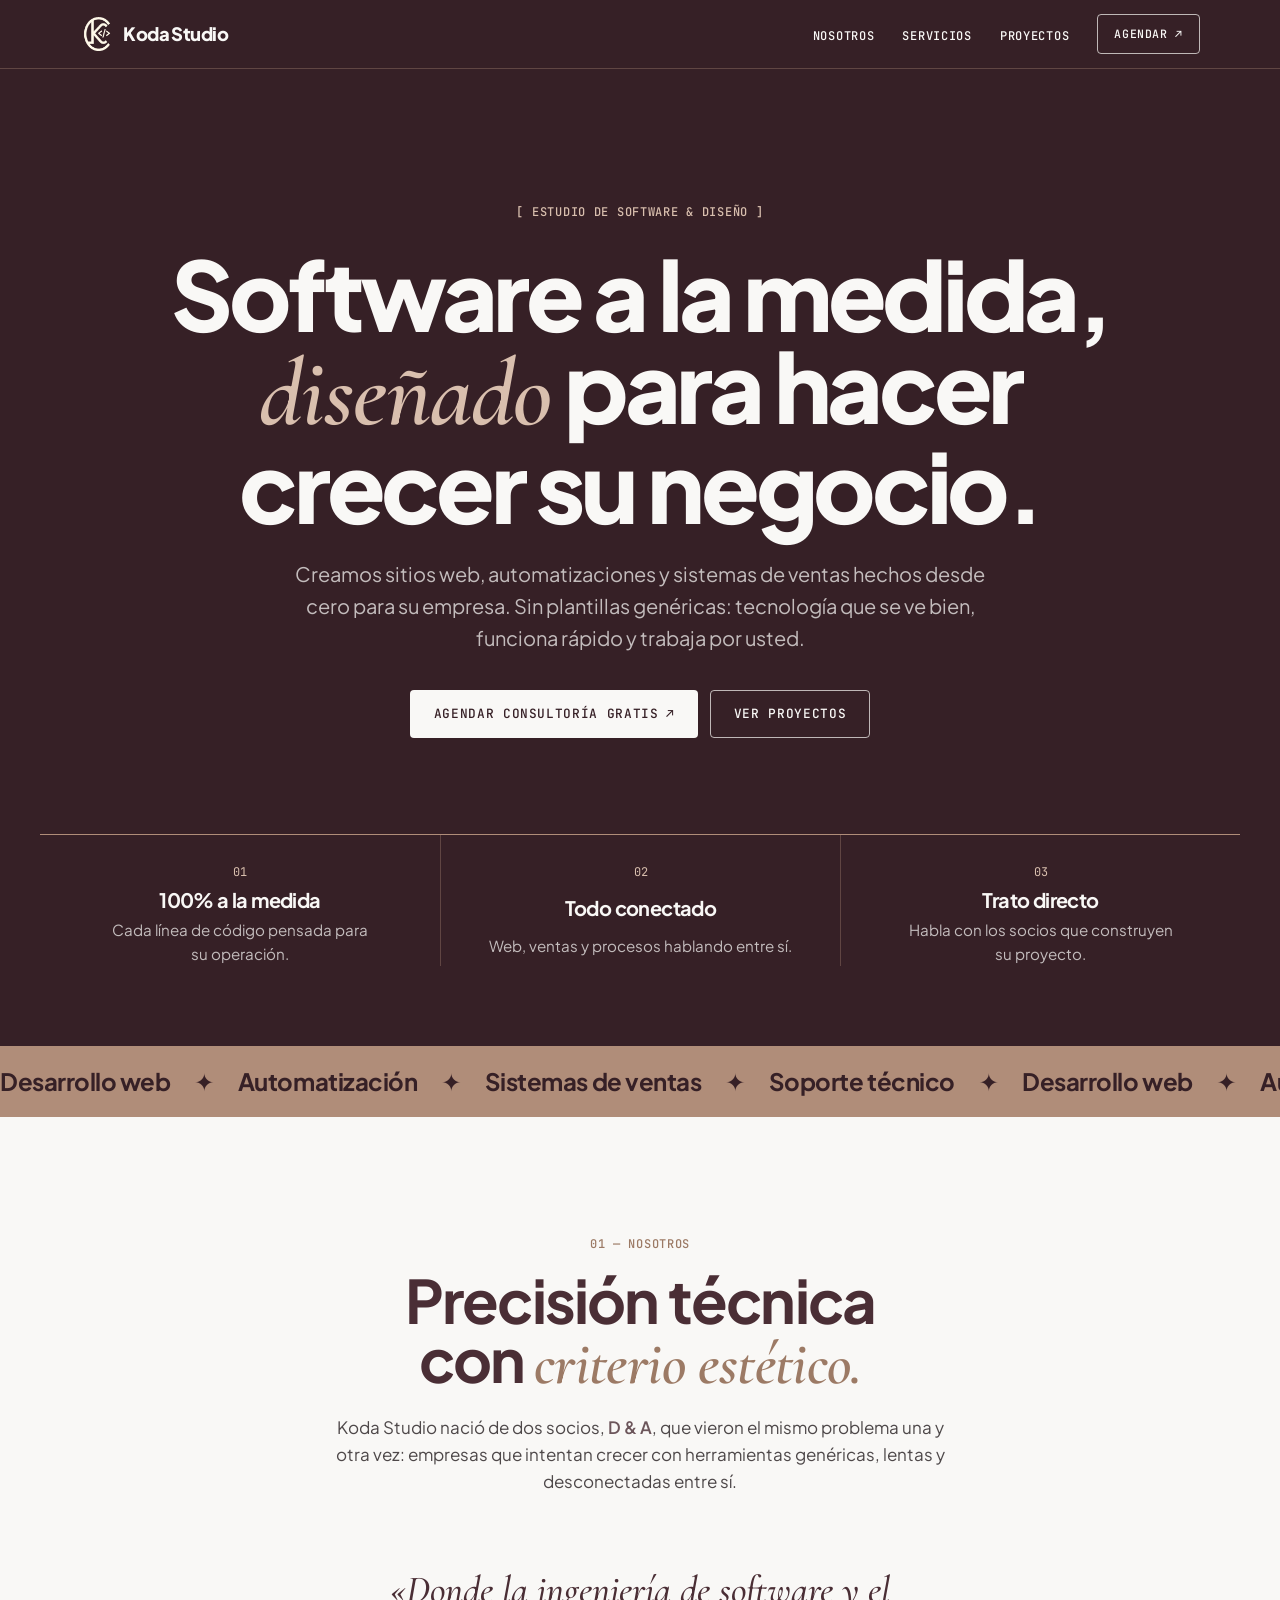
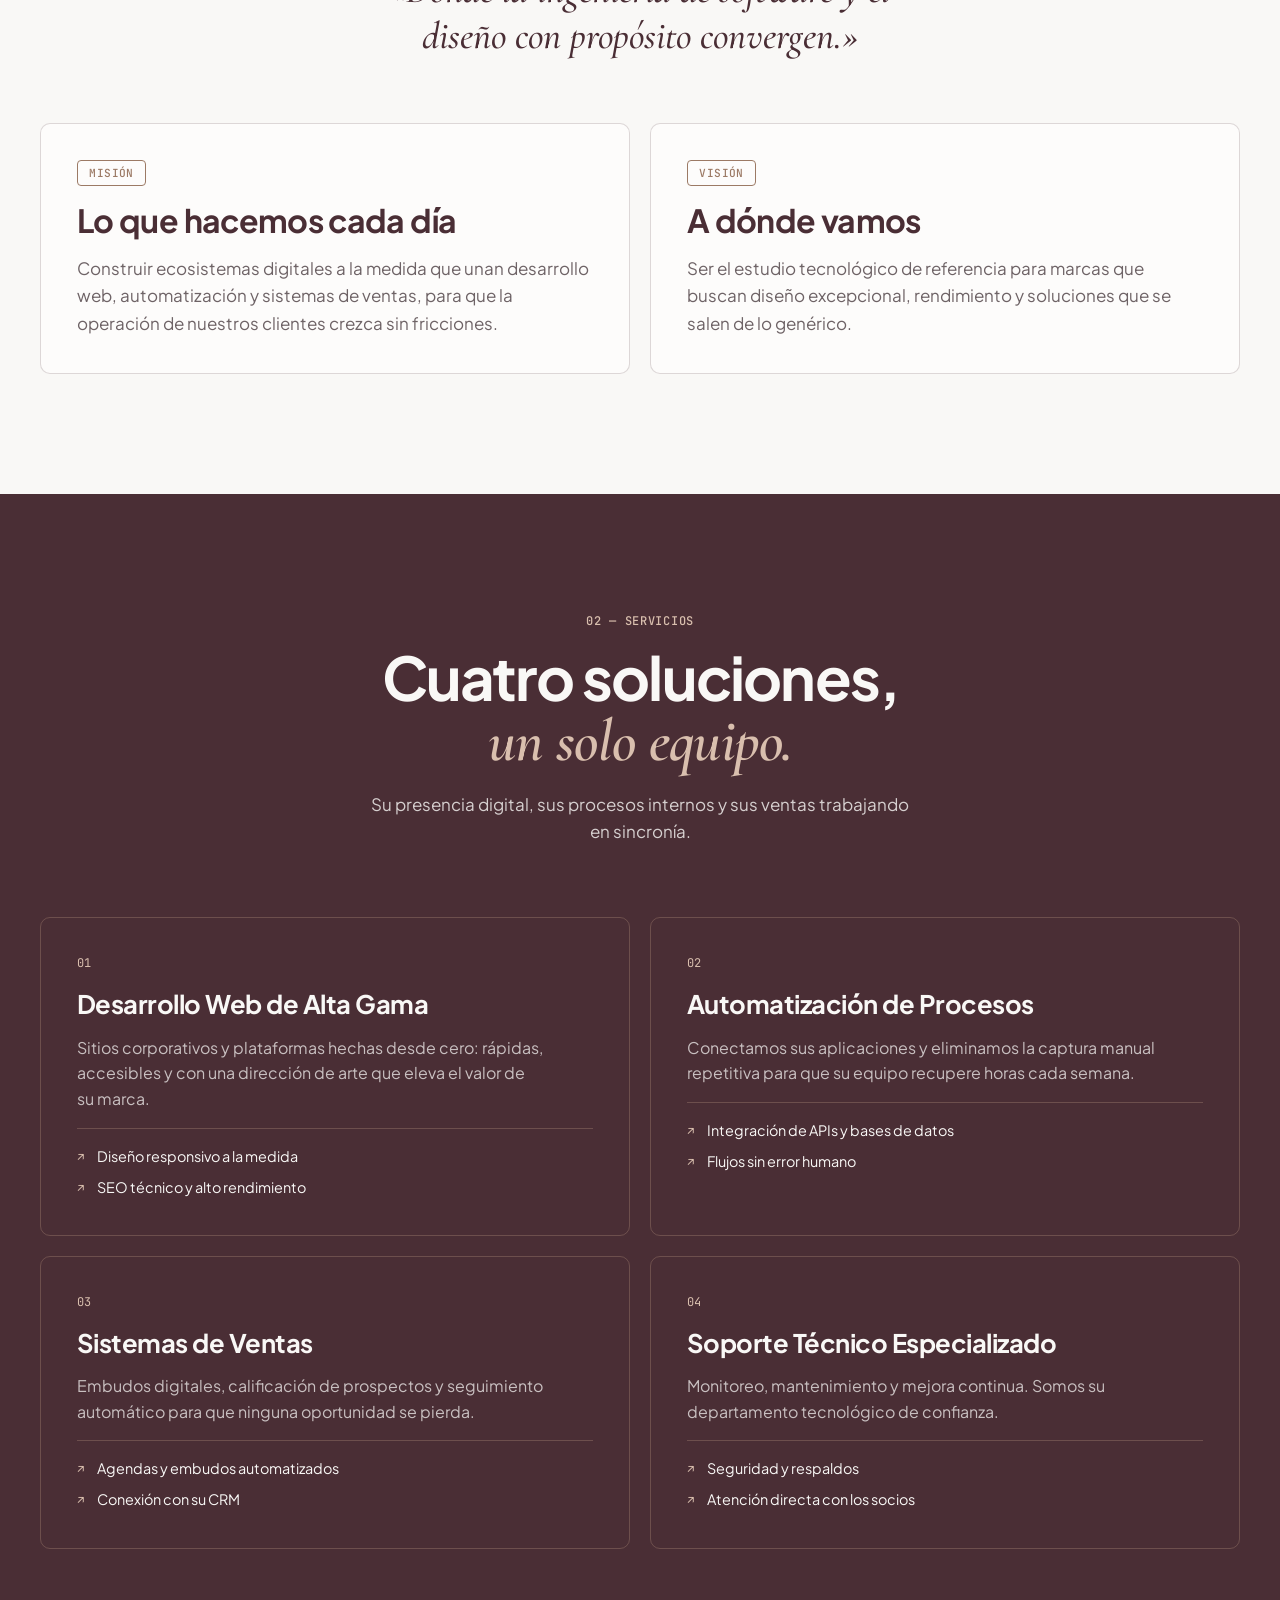
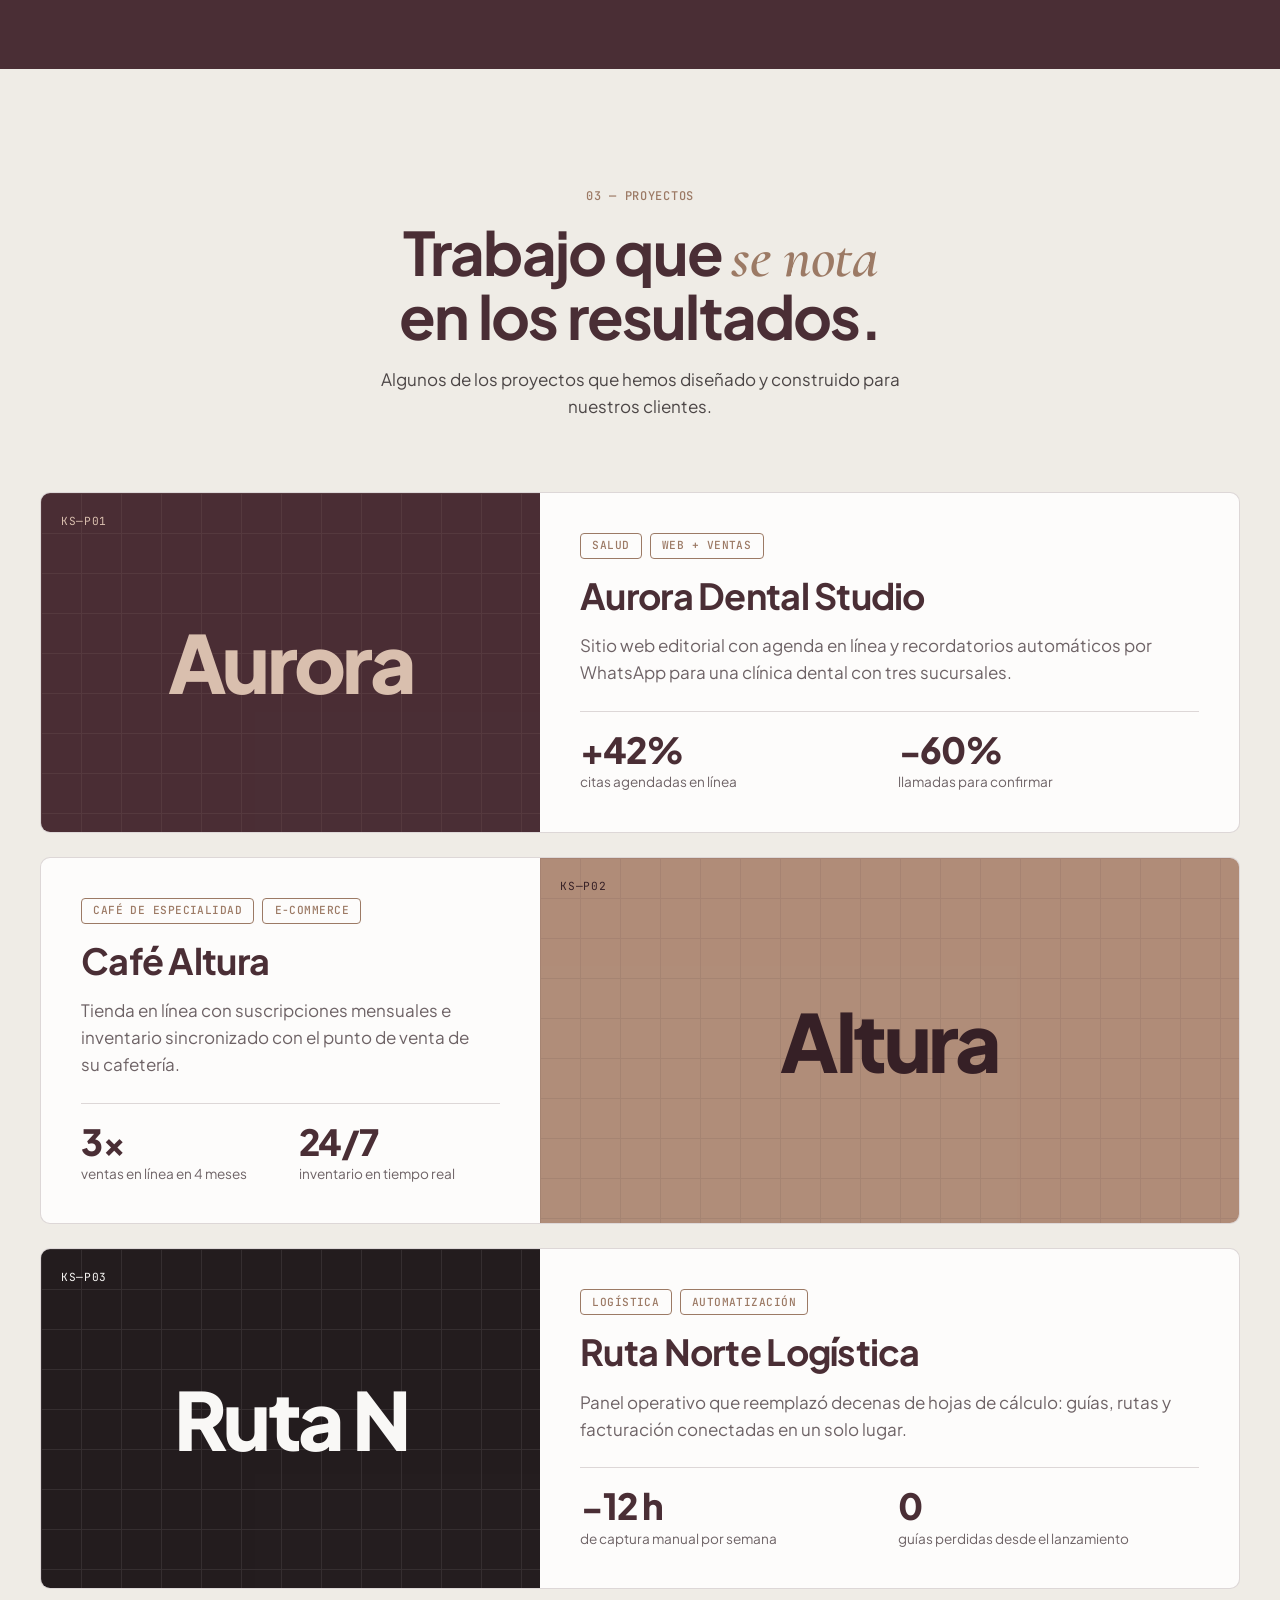
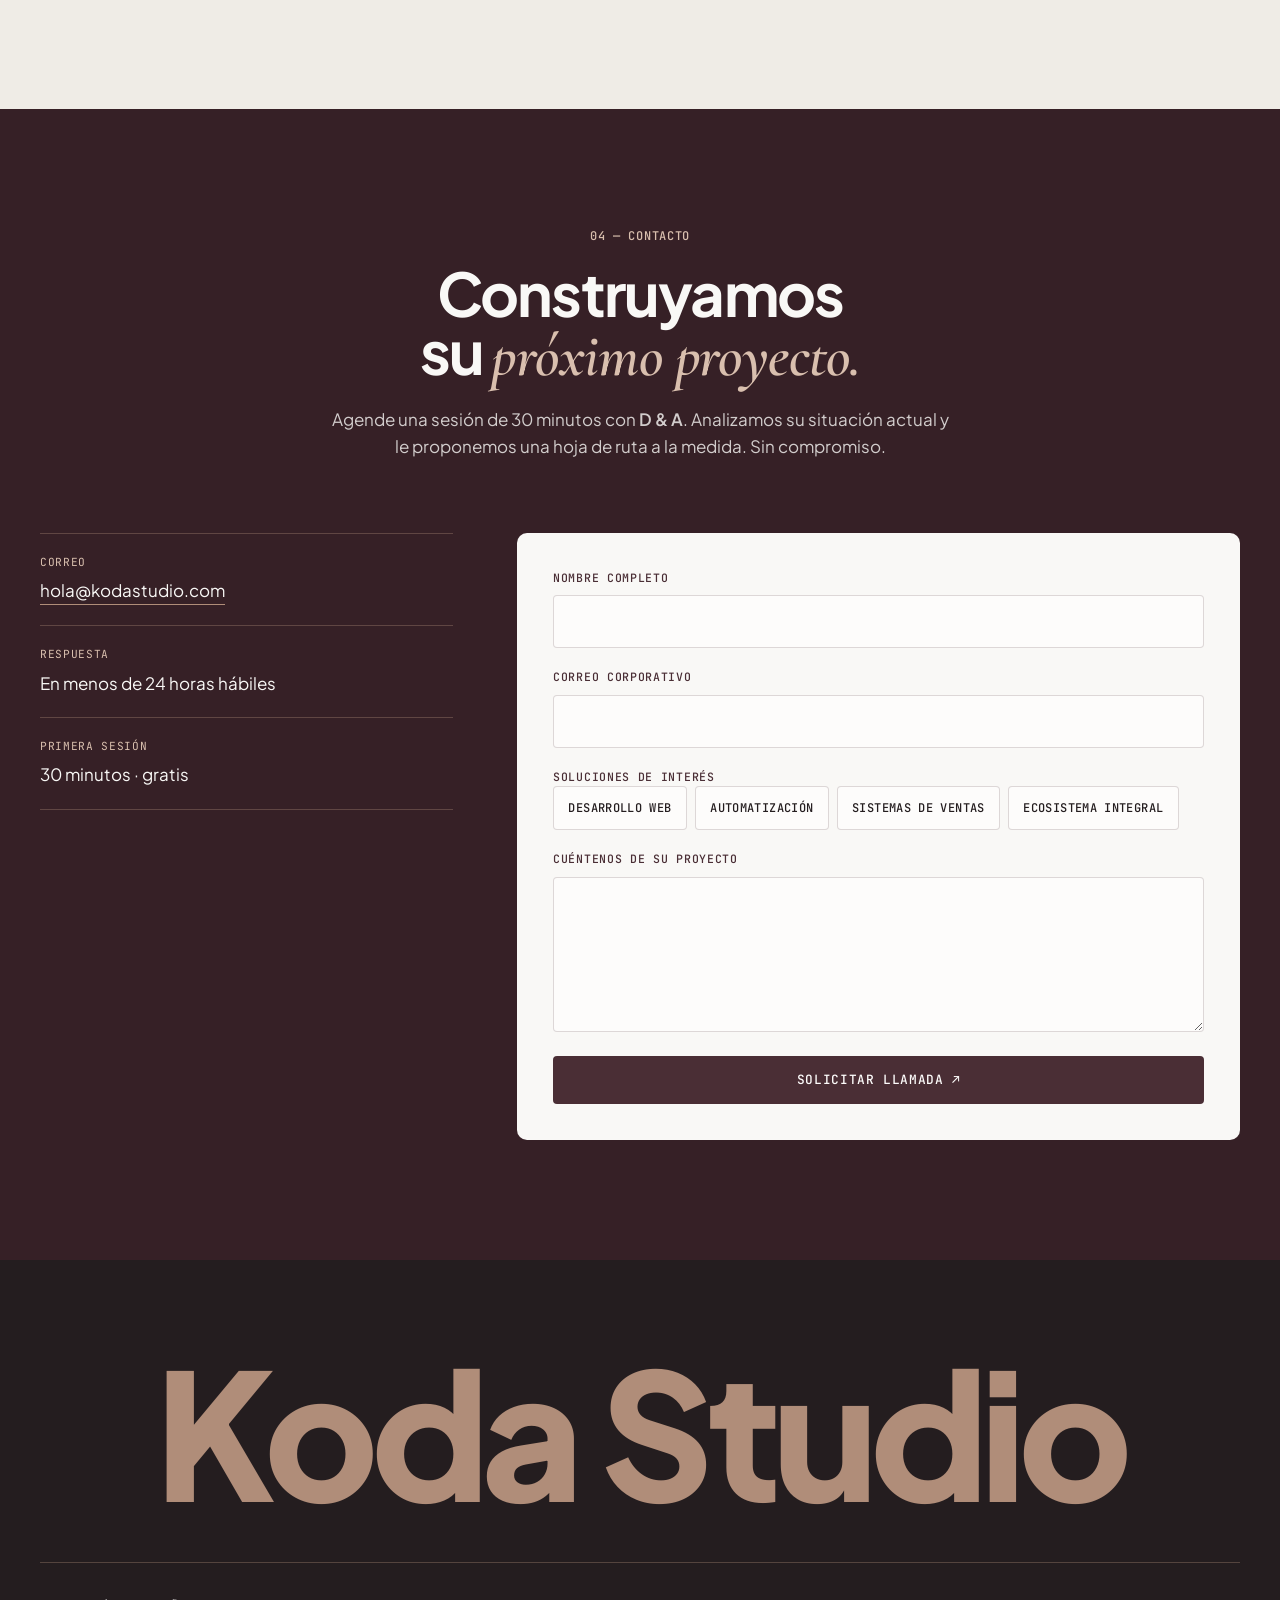
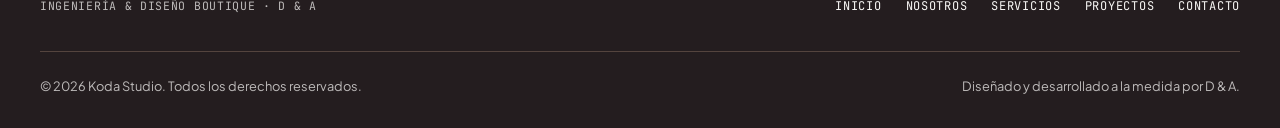
<file: index.html>
<!DOCTYPE html>
<html lang="es">
<head>
    <meta charset="UTF-8">
    <meta name="viewport" content="width=device-width, initial-scale=1.0, viewport-fit=cover">
    <meta name="description" content="Koda Studio: estudio de ingeniería de software y diseño. Desarrollo web a la medida, automatización de procesos, sistemas de ventas y soporte técnico para empresas que quieren crecer.">
    <meta name="theme-color" content="#362026">
    <title>Koda Studio | Software a la medida &amp; diseño con propósito</title>

    <link rel="icon" href="recursos/imagenes/logo/logo-kodastudio-mark.webp" type="image/webp">
    <link rel="preconnect" href="https://fonts.googleapis.com">
    <link rel="preconnect" href="https://fonts.gstatic.com" crossorigin>
    <link rel="stylesheet" href="https://fonts.googleapis.com/css2?family=Cormorant+Garamond:ital,wght@1,500;1,600&family=JetBrains+Mono:wght@400;500&family=Plus+Jakarta+Sans:wght@400;500;600;700;800&display=swap">

    <link rel="stylesheet" href="css/principal.css">
    <script type="module" src="js/principal.js"></script>
</head>
<body>

    <!-- =========================================================================
         Encabezado · Contrato: id="navbar" + data-js="mobile-toggle" | "mobile-menu" | "nav-link"
         Estilo: barra oscura con línea fina, marca a la izquierda, enlaces mono a la derecha.
         ========================================================================= -->
    <header class="navbar" id="navbar">
        <nav class="navbar__nav" aria-label="Navegación principal">
            <a class="navbar__brand" href="#inicio" aria-label="Koda Studio, ir al inicio">
                <img class="navbar__mark"
                     src="recursos/imagenes/logo/logo-kodastudio-mark.webp"
                     alt="" width="256" height="256" decoding="async">
                <span class="navbar__wordmark">Koda Studio</span>
            </a>

            <ul class="navbar__links">
                <li><a class="navbar__link" href="#esencia" data-js="nav-link">Nosotros</a></li>
                <li><a class="navbar__link" href="#servicios" data-js="nav-link">Servicios</a></li>
                <li><a class="navbar__link" href="#proyectos" data-js="nav-link">Proyectos</a></li>
                <li><a class="button button--ghost button--small" href="#contacto" data-js="nav-link">Agendar <span aria-hidden="true">↗</span></a></li>
            </ul>

            <button class="navbar__toggle" type="button"
                    data-js="mobile-toggle"
                    aria-expanded="false"
                    aria-controls="mobile-menu"
                    aria-label="Abrir menú de navegación">
                <span class="navbar__toggle-bars" aria-hidden="true"></span>
            </button>
        </nav>

        <div class="mobile-menu" id="mobile-menu" data-js="mobile-menu">
            <ul class="mobile-menu__list">
                <li><a class="mobile-menu__link" href="#inicio" data-js="nav-link"><span class="mobile-menu__index">00</span>Inicio</a></li>
                <li><a class="mobile-menu__link" href="#esencia" data-js="nav-link"><span class="mobile-menu__index">01</span>Nosotros</a></li>
                <li><a class="mobile-menu__link" href="#servicios" data-js="nav-link"><span class="mobile-menu__index">02</span>Servicios</a></li>
                <li><a class="mobile-menu__link" href="#proyectos" data-js="nav-link"><span class="mobile-menu__index">03</span>Proyectos</a></li>
                <li><a class="mobile-menu__link" href="#contacto" data-js="nav-link"><span class="mobile-menu__index">04</span>Contacto</a></li>
            </ul>
            <a class="button button--filled mobile-menu__cta" href="#contacto" data-js="nav-link">Agendar consultoría <span aria-hidden="true">↗</span></a>
        </div>
    </header>

    <main>

        <!-- =====================================================================
             #inicio · Banda oscura con titular grande centrado
             ===================================================================== -->
        <section class="band band--dark hero reveal" id="inicio" aria-labelledby="inicio-title" data-js="reveal">
            <div class="band__inner hero__inner">
                <p class="eyebrow hero__eyebrow">[ Estudio de software &amp; diseño ]</p>

                <h1 class="hero__title" id="inicio-title">
                    Software a la medida, <em>diseñado</em> para hacer crecer su negocio.
                </h1>

                <p class="hero__description">
                    Creamos sitios web, automatizaciones y sistemas de ventas hechos desde cero
                    para su empresa. Sin plantillas genéricas: tecnología que se ve bien,
                    funciona rápido y trabaja por usted.
                </p>

                <div class="hero__actions">
                    <a class="button button--filled" href="#contacto">Agendar consultoría gratis <span aria-hidden="true">↗</span></a>
                    <a class="button button--ghost" href="#proyectos">Ver proyectos</a>
                </div>
            </div>

            <ul class="band__inner hero__pillars">
                <li class="pillar">
                    <p class="pillar__index">01</p>
                    <h2 class="pillar__title">100% a la medida</h2>
                    <p class="pillar__description">Cada línea de código pensada para su operación.</p>
                </li>
                <li class="pillar">
                    <p class="pillar__index">02</p>
                    <h2 class="pillar__title">Todo conectado</h2>
                    <p class="pillar__description">Web, ventas y procesos hablando entre sí.</p>
                </li>
                <li class="pillar">
                    <p class="pillar__index">03</p>
                    <h2 class="pillar__title">Trato directo</h2>
                    <p class="pillar__description">Habla con los socios que construyen su proyecto.</p>
                </li>
            </ul>
        </section>

        <!-- Cinta de servicios (decorativa) -->
        <div class="ticker" aria-hidden="true">
            <div class="ticker__track">
                <span>Desarrollo web</span><span>✦</span><span>Automatización</span><span>✦</span><span>Sistemas de ventas</span><span>✦</span><span>Soporte técnico</span><span>✦</span>
                <span>Desarrollo web</span><span>✦</span><span>Automatización</span><span>✦</span><span>Sistemas de ventas</span><span>✦</span><span>Soporte técnico</span><span>✦</span>
            </div>
        </div>

        <!-- =====================================================================
             #esencia · Banda clara
             ===================================================================== -->
        <section class="band band--light essence reveal" id="esencia" aria-labelledby="esencia-title" data-js="reveal">
            <div class="band__inner">
                <header class="section-header">
                    <p class="eyebrow">01 — Nosotros</p>
                    <h2 class="section-header__title" id="esencia-title">
                        Precisión técnica con <em>criterio estético.</em>
                    </h2>
                    <p class="section-header__description">
                        Koda Studio nació de dos socios, <strong>D &amp; A</strong>, que vieron el mismo problema
                        una y otra vez: empresas que intentan crecer con herramientas genéricas, lentas y
                        desconectadas entre sí.
                    </p>
                </header>

                <blockquote class="essence__quote" data-js="reveal-child">
                    <p>«Donde la ingeniería de software y el diseño con propósito convergen.»</p>
                </blockquote>

                <div class="purpose-grid">
                    <article class="surface-card purpose-card" data-js="reveal-child">
                        <p class="badge">Misión</p>
                        <h3 class="purpose-card__title">Lo que hacemos cada día</h3>
                        <p class="purpose-card__text">
                            Construir ecosistemas digitales a la medida que unan desarrollo web, automatización
                            y sistemas de ventas, para que la operación de nuestros clientes crezca sin fricciones.
                        </p>
                    </article>

                    <article class="surface-card purpose-card" data-js="reveal-child">
                        <p class="badge">Visión</p>
                        <h3 class="purpose-card__title">A dónde vamos</h3>
                        <p class="purpose-card__text">
                            Ser el estudio tecnológico de referencia para marcas que buscan diseño excepcional,
                            rendimiento y soluciones que se salen de lo genérico.
                        </p>
                    </article>
                </div>
            </div>
        </section>

        <!-- =====================================================================
             #servicios · Banda ciruela
             Contrato visual compartido con el selector del formulario (4 servicios)
             ===================================================================== -->
        <section class="band band--plum services reveal" id="servicios" aria-labelledby="servicios-title" data-js="reveal">
            <div class="band__inner">
                <header class="section-header">
                    <p class="eyebrow">02 — Servicios</p>
                    <h2 class="section-header__title" id="servicios-title">
                        Cuatro soluciones, <em>un solo equipo.</em>
                    </h2>
                    <p class="section-header__description">
                        Su presencia digital, sus procesos internos y sus ventas trabajando en sincronía.
                    </p>
                </header>

                <div class="services__grid">
                    <article class="service-card" data-js="reveal-child">
                        <p class="service-card__number">01</p>
                        <h3 class="service-card__title">Desarrollo Web de Alta Gama</h3>
                        <p class="service-card__description">
                            Sitios corporativos y plataformas hechas desde cero: rápidas, accesibles y con una
                            dirección de arte que eleva el valor de su marca.
                        </p>
                        <ul class="service-card__list">
                            <li>Diseño responsivo a la medida</li>
                            <li>SEO técnico y alto rendimiento</li>
                        </ul>
                    </article>

                    <article class="service-card" data-js="reveal-child">
                        <p class="service-card__number">02</p>
                        <h3 class="service-card__title">Automatización de Procesos</h3>
                        <p class="service-card__description">
                            Conectamos sus aplicaciones y eliminamos la captura manual repetitiva para que su
                            equipo recupere horas cada semana.
                        </p>
                        <ul class="service-card__list">
                            <li>Integración de APIs y bases de datos</li>
                            <li>Flujos sin error humano</li>
                        </ul>
                    </article>

                    <article class="service-card" data-js="reveal-child">
                        <p class="service-card__number">03</p>
                        <h3 class="service-card__title">Sistemas de Ventas</h3>
                        <p class="service-card__description">
                            Embudos digitales, calificación de prospectos y seguimiento automático para que
                            ninguna oportunidad se pierda.
                        </p>
                        <ul class="service-card__list">
                            <li>Agendas y embudos automatizados</li>
                            <li>Conexión con su CRM</li>
                        </ul>
                    </article>

                    <article class="service-card" data-js="reveal-child">
                        <p class="service-card__number">04</p>
                        <h3 class="service-card__title">Soporte Técnico Especializado</h3>
                        <p class="service-card__description">
                            Monitoreo, mantenimiento y mejora continua. Somos su departamento tecnológico
                            de confianza.
                        </p>
                        <ul class="service-card__list">
                            <li>Seguridad y respaldos</li>
                            <li>Atención directa con los socios</li>
                        </ul>
                    </article>
                </div>
            </div>
        </section>

        <!-- =====================================================================
             #proyectos · Banda clara
             TODO: proyectos de ejemplo. Reemplazar por casos reales antes de publicar en main.
             ===================================================================== -->
        <section class="band band--light-alt projects reveal" id="proyectos" aria-labelledby="proyectos-title" data-js="reveal">
            <div class="band__inner">
                <header class="section-header">
                    <p class="eyebrow">03 — Proyectos</p>
                    <h2 class="section-header__title" id="proyectos-title">
                        Trabajo que <em>se nota</em> en los resultados.
                    </h2>
                    <p class="section-header__description">
                        Algunos de los proyectos que hemos diseñado y construido para nuestros clientes.
                    </p>
                </header>

                <div class="projects__list">
                    <article class="project-card" data-js="reveal-child">
                        <div class="project-card__poster project-card__poster--plum" aria-hidden="true">
                            <span class="project-card__code">KS—P01</span>
                            <span class="project-card__monogram">Aurora</span>
                        </div>
                        <div class="project-card__body">
                            <ul class="project-card__tags">
                                <li class="badge">Salud</li>
                                <li class="badge">Web + Ventas</li>
                            </ul>
                            <h3 class="project-card__title">Aurora Dental Studio</h3>
                            <p class="project-card__description">
                                Sitio web editorial con agenda en línea y recordatorios automáticos por
                                WhatsApp para una clínica dental con tres sucursales.
                            </p>
                            <dl class="project-card__results">
                                <div><dt>+42%</dt><dd>citas agendadas en línea</dd></div>
                                <div><dt>−60%</dt><dd>llamadas para confirmar</dd></div>
                            </dl>
                        </div>
                    </article>

                    <article class="project-card" data-js="reveal-child">
                        <div class="project-card__poster project-card__poster--bronze" aria-hidden="true">
                            <span class="project-card__code">KS—P02</span>
                            <span class="project-card__monogram">Altura</span>
                        </div>
                        <div class="project-card__body">
                            <ul class="project-card__tags">
                                <li class="badge">Café de especialidad</li>
                                <li class="badge">E-commerce</li>
                            </ul>
                            <h3 class="project-card__title">Café Altura</h3>
                            <p class="project-card__description">
                                Tienda en línea con suscripciones mensuales e inventario sincronizado con el
                                punto de venta de su cafetería.
                            </p>
                            <dl class="project-card__results">
                                <div><dt>3×</dt><dd>ventas en línea en 4 meses</dd></div>
                                <div><dt>24/7</dt><dd>inventario en tiempo real</dd></div>
                            </dl>
                        </div>
                    </article>

                    <article class="project-card" data-js="reveal-child">
                        <div class="project-card__poster project-card__poster--dark" aria-hidden="true">
                            <span class="project-card__code">KS—P03</span>
                            <span class="project-card__monogram">Ruta&nbsp;N</span>
                        </div>
                        <div class="project-card__body">
                            <ul class="project-card__tags">
                                <li class="badge">Logística</li>
                                <li class="badge">Automatización</li>
                            </ul>
                            <h3 class="project-card__title">Ruta Norte Logística</h3>
                            <p class="project-card__description">
                                Panel operativo que reemplazó decenas de hojas de cálculo: guías, rutas y
                                facturación conectadas en un solo lugar.
                            </p>
                            <dl class="project-card__results">
                                <div><dt>−12 h</dt><dd>de captura manual por semana</dd></div>
                                <div><dt>0</dt><dd>guías perdidas desde el lanzamiento</dd></div>
                            </dl>
                        </div>
                    </article>
                </div>
            </div>
        </section>

        <!-- =====================================================================
             #contacto · Banda oscura
             Contrato de campos: estándar §5 (name/id exactos)
             ===================================================================== -->
        <section class="band band--dark contact reveal" id="contacto" aria-labelledby="contacto-title" data-js="reveal">
            <div class="band__inner">
                <header class="section-header">
                    <p class="eyebrow">04 — Contacto</p>
                    <h2 class="section-header__title" id="contacto-title">
                        Construyamos su <em>próximo proyecto.</em>
                    </h2>
                    <p class="section-header__description">
                        Agende una sesión de 30 minutos con <strong>D &amp; A</strong>. Analizamos su situación
                        actual y le proponemos una hoja de ruta a la medida. Sin compromiso.
                    </p>
                </header>

                <div class="contact__inner">
                    <ul class="contact__details">
                        <!-- TODO(D-03): confirmar dominio y buzón real antes de publicar -->
                        <li>
                            <span class="contact__label">Correo</span>
                            <a class="contact__link" href="mailto:hola@kodastudio.com">hola@kodastudio.com</a>
                        </li>
                        <li>
                            <span class="contact__label">Respuesta</span>
                            <span>En menos de 24 horas hábiles</span>
                        </li>
                        <li>
                            <span class="contact__label">Primera sesión</span>
                            <span>30 minutos · gratis</span>
                        </li>
                    </ul>

                    <div class="contact__form-wrapper">
                        <form class="contact-form" data-js="contact-form" novalidate>
                            <div class="contact-form__field" data-js="reveal-child">
                                <label class="contact-form__label" for="client-name">Nombre completo</label>
                                <input class="contact-form__input" type="text"
                                       id="client-name" name="client_name"
                                       autocomplete="name" required minlength="2" maxlength="120"
                                       aria-describedby="client-name-error">
                                <p class="contact-form__error" id="client-name-error"></p>
                            </div>

                            <div class="contact-form__field" data-js="reveal-child">
                                <label class="contact-form__label" for="client-email">Correo corporativo</label>
                                <input class="contact-form__input" type="email"
                                       id="client-email" name="client_email"
                                       autocomplete="email" inputmode="email" required maxlength="254"
                                       aria-describedby="client-email-error">
                                <p class="contact-form__error" id="client-email-error"></p>
                            </div>

                            <fieldset class="contact-form__field contact-form__field--selector" data-js="reveal-child">
                                <legend class="contact-form__label">Soluciones de interés</legend>
                                <div class="service-selector">
                                    <!-- Valor canónico en data-service-value; etiqueta corta visible (D-06) -->
                                    <button class="service-pill" type="button" aria-pressed="false"
                                            data-js="service-pill"
                                            data-service-value="Desarrollo Web de Alta Gama">Desarrollo Web</button>
                                    <button class="service-pill" type="button" aria-pressed="false"
                                            data-js="service-pill"
                                            data-service-value="Automatización de Procesos">Automatización</button>
                                    <button class="service-pill" type="button" aria-pressed="false"
                                            data-js="service-pill"
                                            data-service-value="Sistemas de Ventas">Sistemas de Ventas</button>
                                    <button class="service-pill" type="button" aria-pressed="false"
                                            data-js="service-pill"
                                            data-service-value="Soporte Técnico / Ecosistema Integral">Ecosistema Integral</button>
                                </div>
                            </fieldset>

                            <div class="contact-form__field" data-js="reveal-child">
                                <label class="contact-form__label" for="project-message">Cuéntenos de su proyecto</label>
                                <textarea class="contact-form__input contact-form__textarea"
                                          id="project-message" name="project_message"
                                          rows="5" required minlength="10" maxlength="5000"
                                          aria-describedby="project-message-error"></textarea>
                                <p class="contact-form__error" id="project-message-error"></p>
                            </div>

                            <!-- Honeypot anti-spam: debe llegar vacío (estándar §5) -->
                            <div class="sr-only">
                                <label for="kc-website-hp">No rellenar este campo</label>
                                <input type="text" id="kc-website-hp" name="kc_website_hp" tabindex="-1" autocomplete="off">
                            </div>

                            <input type="hidden" name="selected_services" id="selected-services" data-js="service-value">

                            <button class="button button--primary contact-form__submit" type="submit" data-js="form-submit">
                                Solicitar llamada <span aria-hidden="true">↗</span>
                            </button>
                        </form>

                        <div class="contact-form__feedback is-hidden" data-js="form-feedback" role="status" aria-live="polite">
                            <p class="contact-form__feedback-text" data-js="feedback-text"></p>
                            <button class="button button--secondary" type="button" data-js="form-reset">Enviar otra solicitud</button>
                        </div>
                    </div>
                </div>
            </div>
        </section>

    </main>

    <!-- =========================================================================
         Pie de página · banda más oscura con la marca a gran tamaño
         ========================================================================= -->
    <footer class="footer" id="footer">
        <div class="band__inner">
            <p class="footer__giant" aria-hidden="true">Koda Studio</p>

            <div class="footer__top">
                <p class="footer__brand-text">Ingeniería &amp; diseño boutique · D &amp; A</p>
                <nav class="footer__nav" aria-label="Navegación del pie">
                    <a href="#inicio">Inicio</a>
                    <a href="#esencia">Nosotros</a>
                    <a href="#servicios">Servicios</a>
                    <a href="#proyectos">Proyectos</a>
                    <a href="#contacto">Contacto</a>
                </nav>
            </div>

            <div class="footer__bottom">
                <p>&copy; <span data-js="current-year">2026</span> Koda Studio. Todos los derechos reservados.</p>
                <p>Diseñado y desarrollado a la medida por D &amp; A.</p>
            </div>
        </div>
    </footer>

</body>
</html>
</file>
<file: css/principal.css>
/**
 * css/principal.css
 * Punto de entrada de estilos · Koda Studio
 *
 * Dueño compartido: cada quien agrega su @import en la posición indicada.
 * Orden de la arquitectura §4.2. No reordenar.
 */

/* ---------- Base ---------- */
@import url("./base/reset.css");
@import url("./base/variables.css");
@import url("./base/tipografia.css");

/* ---------- Layout ---------- */
@import url("./diseno/encabezado.css");
@import url("./diseno/secciones.css");
@import url("./diseno/pie-de-pagina.css");

/* ---------- Componentes ---------- */
@import url("./componentes/botones.css");
@import url("./componentes/tarjetas.css");
@import url("./componentes/formularios.css");
@import url("./componentes/selector-servicios.css");
@import url("./componentes/proyectos.css");

/* ---------- Utilidades ---------- */
@import url("./utilidades/ayudantes.css");
@import url("./utilidades/animaciones.css");
@import url("./utilidades/adaptable.css");
</file>
